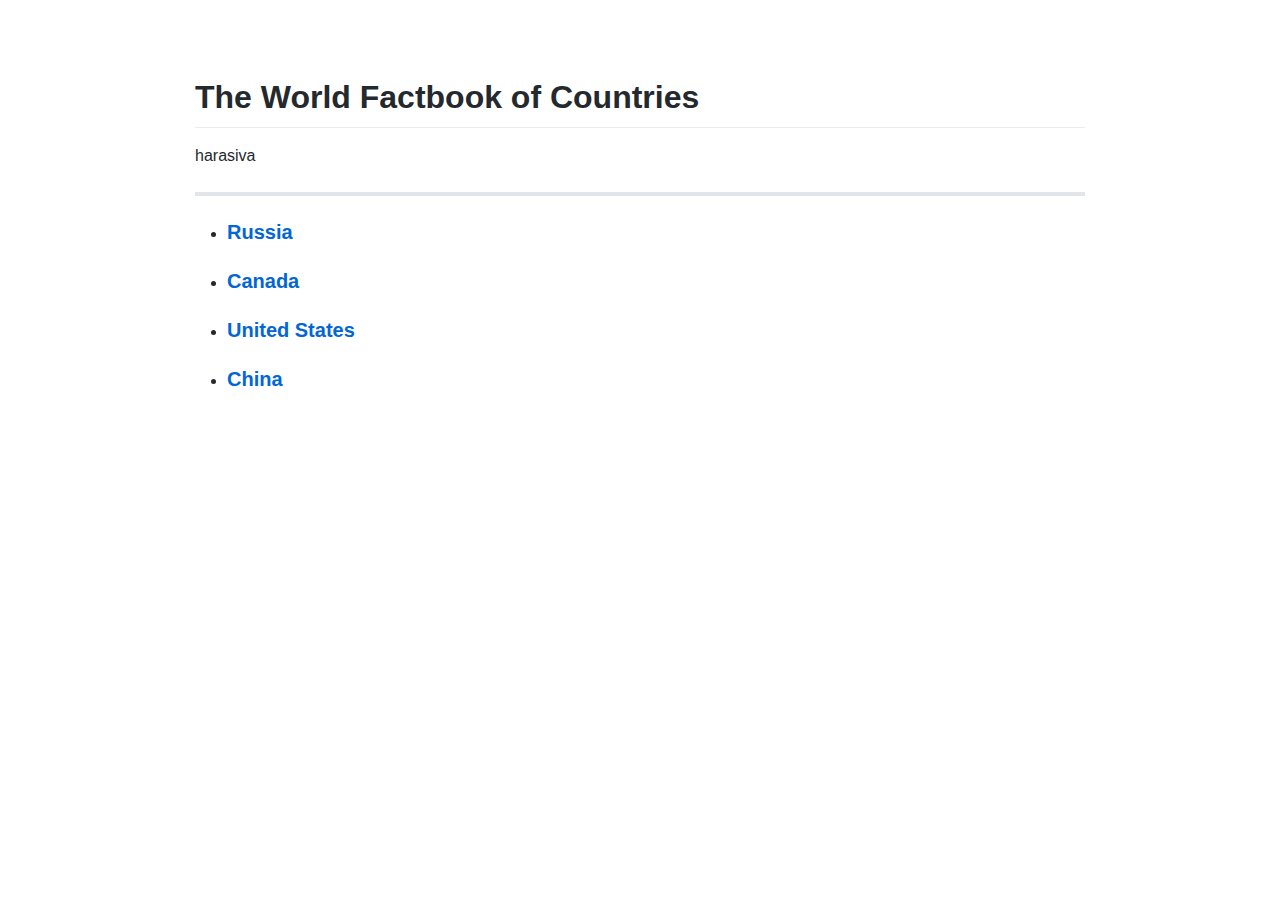
<file: xhtml/index.html>
<!DOCTYPE HTML>
<html xmlns="http://www.w3.org/1999/xhtml" xml:lang="en" lang="en">
   <head>
      <meta http-equiv="content-type" content="text/html; charset=utf-8"></meta>
      <meta http-equiv="content-language" content="en"></meta>
      <meta name="author" content="Ivan Harašta"></meta>
      <title>xHTML Countries</title>
      <link rel="stylesheet" type="text/css" href="./css/github-markdown.css"></link>
   </head>
   <body>
      <div class="markdown-body centered">
         <div>
            <h1>The World Factbook of Countries</h1>
            <p>harasiva</p>
         </div>
         <hr></hr>
         <ul>
            <li xmlns=""><a href="countries/Russia.html">
                  <h3>Russia</h3></a></li>
            <li xmlns=""><a href="countries/Canada.html">
                  <h3>Canada</h3></a></li>
            <li xmlns=""><a href="countries/United States.html">
                  <h3>United States</h3></a></li>
            <li xmlns=""><a href="countries/China.html">
                  <h3>China</h3></a></li>
         </ul>
      </div>
   </body>
</html>
</file>
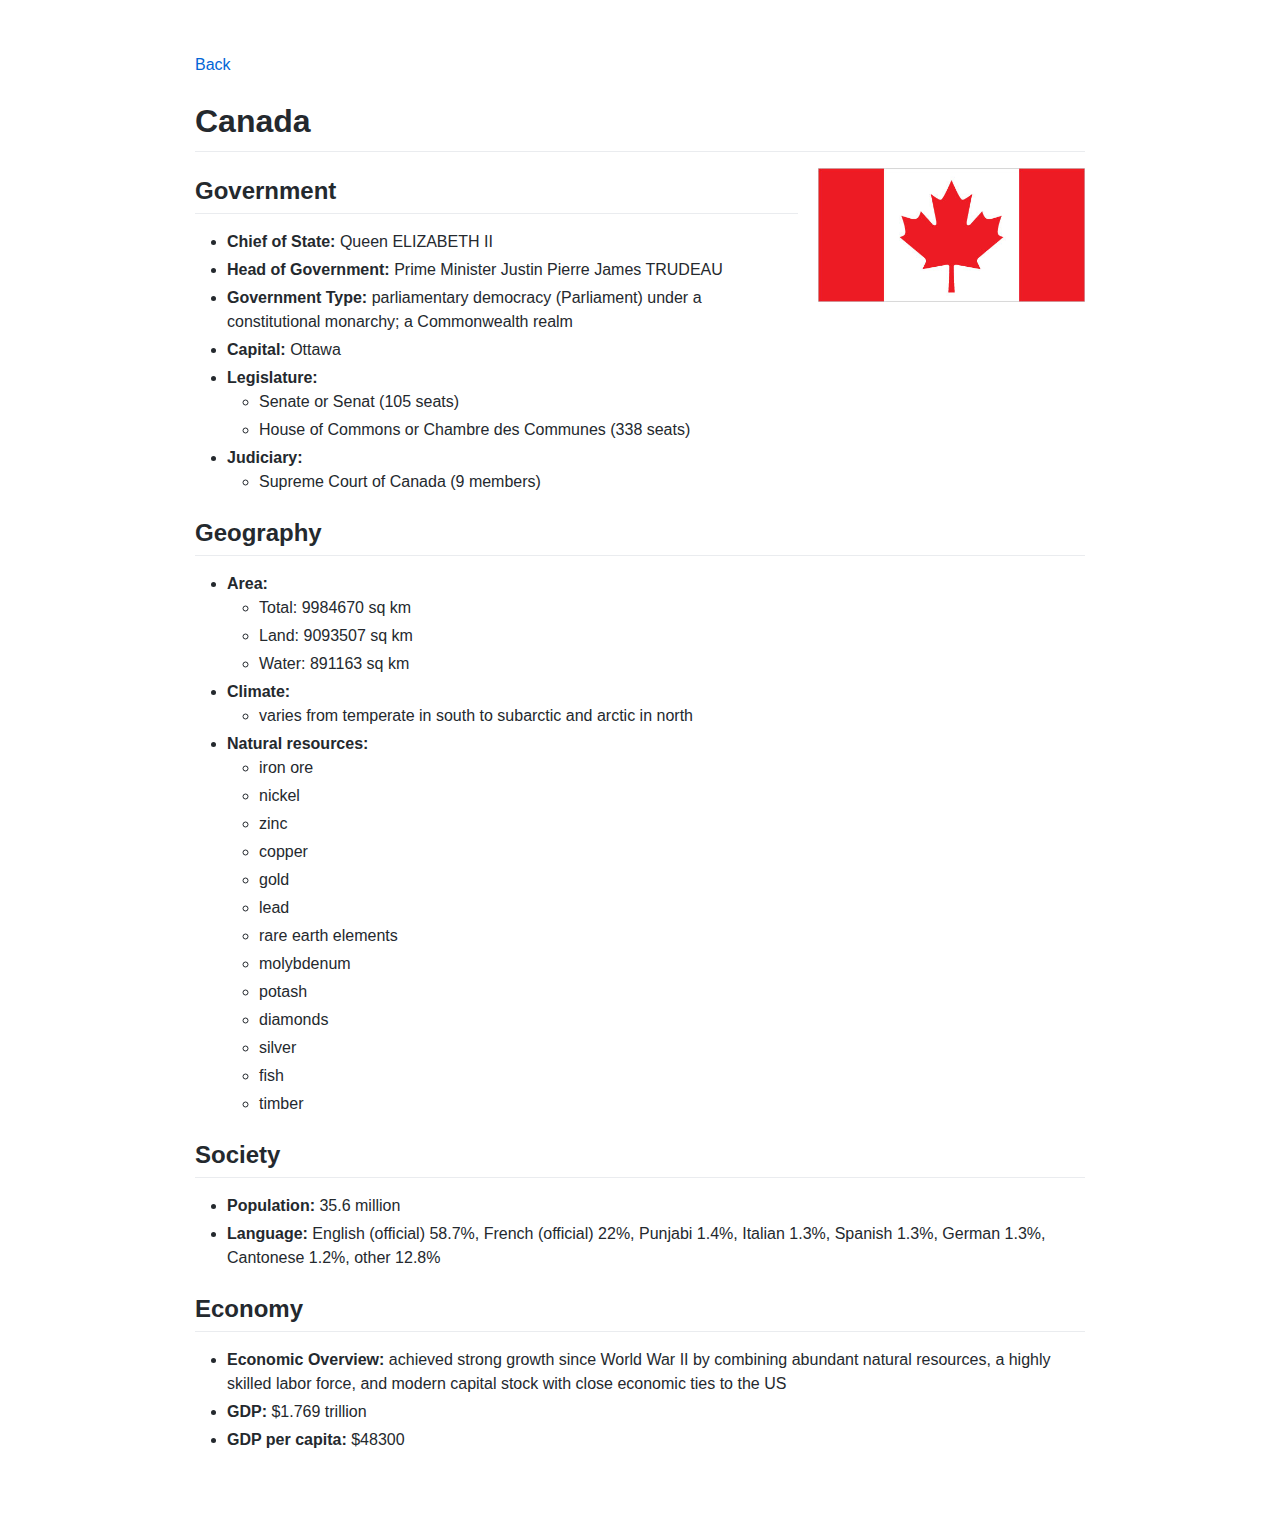
<file: xhtml/countries/Canada.html>
<!DOCTYPE HTML>
<html xmlns="http://www.w3.org/1999/xhtml" xml:lang="en" lang="en">
   <head>
      <meta http-equiv="content-type" content="text/html; charset=utf-8"></meta>
      <meta http-equiv="content-language" content="en"></meta>
      <meta name="author" content="Ivan Harašta"></meta>
      <title>Canada</title>
      <link rel="stylesheet" type="text/css" href="../css/github-markdown.css"></link>
   </head>
   <body>
      <div id="main" class="markdown-body centered"><a href="../index.html">Back</a><div id="content" class="countries">
            <div class="country">
               <h1>Canada</h1>
               <div class="right-box"><img src="../../resources/id_2/CA-flag.gif" class="smaller" align="right" alt="Flag"></img></div>
               <h2>Government</h2>
               <ul>
                  <li><strong>Chief of State:&nbsp;</strong>Queen ELIZABETH II
                  </li>
                  <li><strong>Head of Government:&nbsp;</strong>Prime Minister Justin Pierre James TRUDEAU
                  </li>
                  <li><strong>Government Type:&nbsp;</strong>parliamentary democracy (Parliament) under a constitutional monarchy; a Commonwealth realm
                  </li>
                  <li><strong>Capital:&nbsp;</strong>Ottawa
                  </li>
                  <li><strong>Legislature:</strong><ul>
                        <li>Senate
                           or
                           Senat
                           (105&nbsp;seats)
                           
                        </li>
                        <li>House of Commons
                           or
                           Chambre des Communes
                           (338&nbsp;seats)
                           
                        </li>
                     </ul>
                  </li>
                  <li><strong>Judiciary:</strong><ul>
                        <li>Supreme Court of Canada
                           (9&nbsp;members)
                           
                        </li>
                     </ul>
                  </li>
               </ul>
               <h2>Geography</h2>
               <ul>
                  <li><strong>Area:</strong><ul>
                        <li>
                           Total:&nbsp;9984670&nbsp;sq km
                        </li>
                        <li>
                           Land:&nbsp;9093507&nbsp;sq km
                        </li>
                        <li>
                           Water:&nbsp;891163&nbsp;sq km
                        </li>
                     </ul>
                  </li>
                  <li><strong>Climate:</strong><ul>
                        <li>varies from temperate in south to subarctic and arctic in north</li>
                     </ul>
                  </li>
                  <li><strong>Natural resources:</strong><ul>
                        <li>iron ore</li>
                        <li>nickel</li>
                        <li>zinc</li>
                        <li>copper</li>
                        <li>gold</li>
                        <li>lead</li>
                        <li>rare earth elements</li>
                        <li>molybdenum</li>
                        <li>potash</li>
                        <li>diamonds</li>
                        <li>silver</li>
                        <li>fish</li>
                        <li>timber</li>
                     </ul>
                  </li>
               </ul>
               <h2>Society</h2>
               <ul>
                  <li><strong>Population:&nbsp;</strong>35.6&nbsp;million
                  </li>
                  <li><strong>Language:&nbsp;</strong>English&nbsp;(official)&nbsp;58.7%, French&nbsp;(official)&nbsp;22%, Punjabi&nbsp;1.4%, Italian&nbsp;1.3%, Spanish&nbsp;1.3%, German&nbsp;1.3%, Cantonese&nbsp;1.2%, other
                     12.8%
                  </li>
               </ul>
               <h2>Economy</h2>
               <ul>
                  <li><strong>Economic Overview:&nbsp;</strong>achieved strong growth since World War II by combining abundant natural resources, a highly skilled labor force, and modern
                     capital stock with close economic ties to the US 
                  </li>
                  <li><strong>GDP:</strong>
                     $1.769&nbsp;trillion
                  </li>
                  <li><strong>GDP per capita:</strong>
                     $48300
                  </li>
               </ul>
            </div>
         </div>
      </div>
   </body>
</html>
</file>
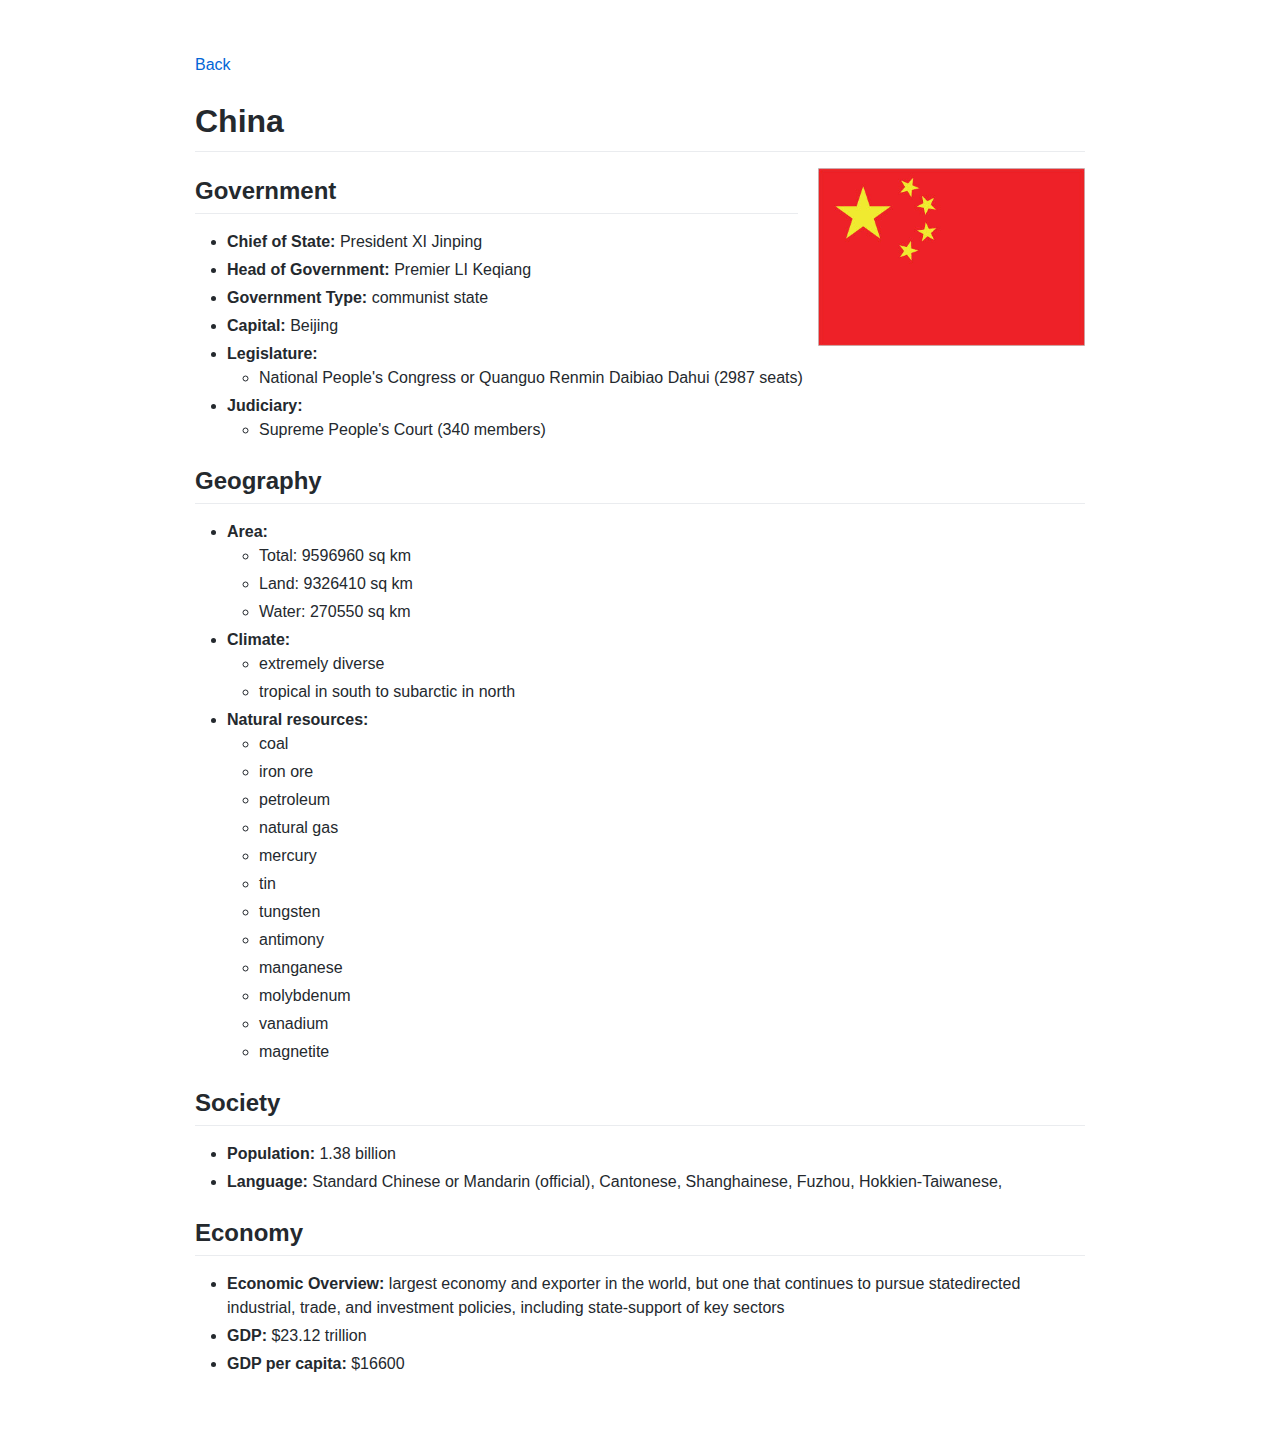
<file: xhtml/countries/China.html>
<!DOCTYPE HTML>
<html xmlns="http://www.w3.org/1999/xhtml" xml:lang="en" lang="en">
   <head>
      <meta http-equiv="content-type" content="text/html; charset=utf-8"></meta>
      <meta http-equiv="content-language" content="en"></meta>
      <meta name="author" content="Ivan Harašta"></meta>
      <title>China</title>
      <link rel="stylesheet" type="text/css" href="../css/github-markdown.css"></link>
   </head>
   <body>
      <div id="main" class="markdown-body centered"><a href="../index.html">Back</a><div id="content" class="countries">
            <div class="country">
               <h1>China</h1>
               <div class="right-box"><img src="../../resources/id_4/CH-flag.gif" class="smaller" align="right" alt="Flag"></img></div>
               <h2>Government</h2>
               <ul>
                  <li><strong>Chief of State:&nbsp;</strong>President XI Jinping
                  </li>
                  <li><strong>Head of Government:&nbsp;</strong>Premier LI Keqiang
                  </li>
                  <li><strong>Government Type:&nbsp;</strong>communist state
                  </li>
                  <li><strong>Capital:&nbsp;</strong>Beijing
                  </li>
                  <li><strong>Legislature:</strong><ul>
                        <li>National People's Congress
                           or
                           Quanguo Renmin Daibiao Dahui
                           (2987&nbsp;seats)
                           
                        </li>
                     </ul>
                  </li>
                  <li><strong>Judiciary:</strong><ul>
                        <li>Supreme People's Court
                           (340&nbsp;members)
                           
                        </li>
                     </ul>
                  </li>
               </ul>
               <h2>Geography</h2>
               <ul>
                  <li><strong>Area:</strong><ul>
                        <li>
                           Total:&nbsp;9596960&nbsp;sq km
                        </li>
                        <li>
                           Land:&nbsp;9326410&nbsp;sq km
                        </li>
                        <li>
                           Water:&nbsp;270550&nbsp;sq km
                        </li>
                     </ul>
                  </li>
                  <li><strong>Climate:</strong><ul>
                        <li>extremely diverse</li>
                        <li>tropical in south to subarctic in north</li>
                     </ul>
                  </li>
                  <li><strong>Natural resources:</strong><ul>
                        <li>coal</li>
                        <li>iron ore</li>
                        <li>petroleum</li>
                        <li>natural gas</li>
                        <li>mercury</li>
                        <li>tin</li>
                        <li>tungsten</li>
                        <li>antimony</li>
                        <li>manganese</li>
                        <li>molybdenum</li>
                        <li>vanadium</li>
                        <li>magnetite</li>
                     </ul>
                  </li>
               </ul>
               <h2>Society</h2>
               <ul>
                  <li><strong>Population:&nbsp;</strong>1.38&nbsp;billion
                  </li>
                  <li><strong>Language:&nbsp;</strong>Standard Chinese or Mandarin&nbsp;(official), Cantonese, Shanghainese, Fuzhou, Hokkien-Taiwanese, 
                  </li>
               </ul>
               <h2>Economy</h2>
               <ul>
                  <li><strong>Economic Overview:&nbsp;</strong>largest economy and exporter in the world, but one that continues to pursue statedirected industrial, trade, and investment
                     policies, including state-support of key sectors
                  </li>
                  <li><strong>GDP:</strong>
                     $23.12&nbsp;trillion
                  </li>
                  <li><strong>GDP per capita:</strong>
                     $16600
                  </li>
               </ul>
            </div>
         </div>
      </div>
   </body>
</html>
</file>
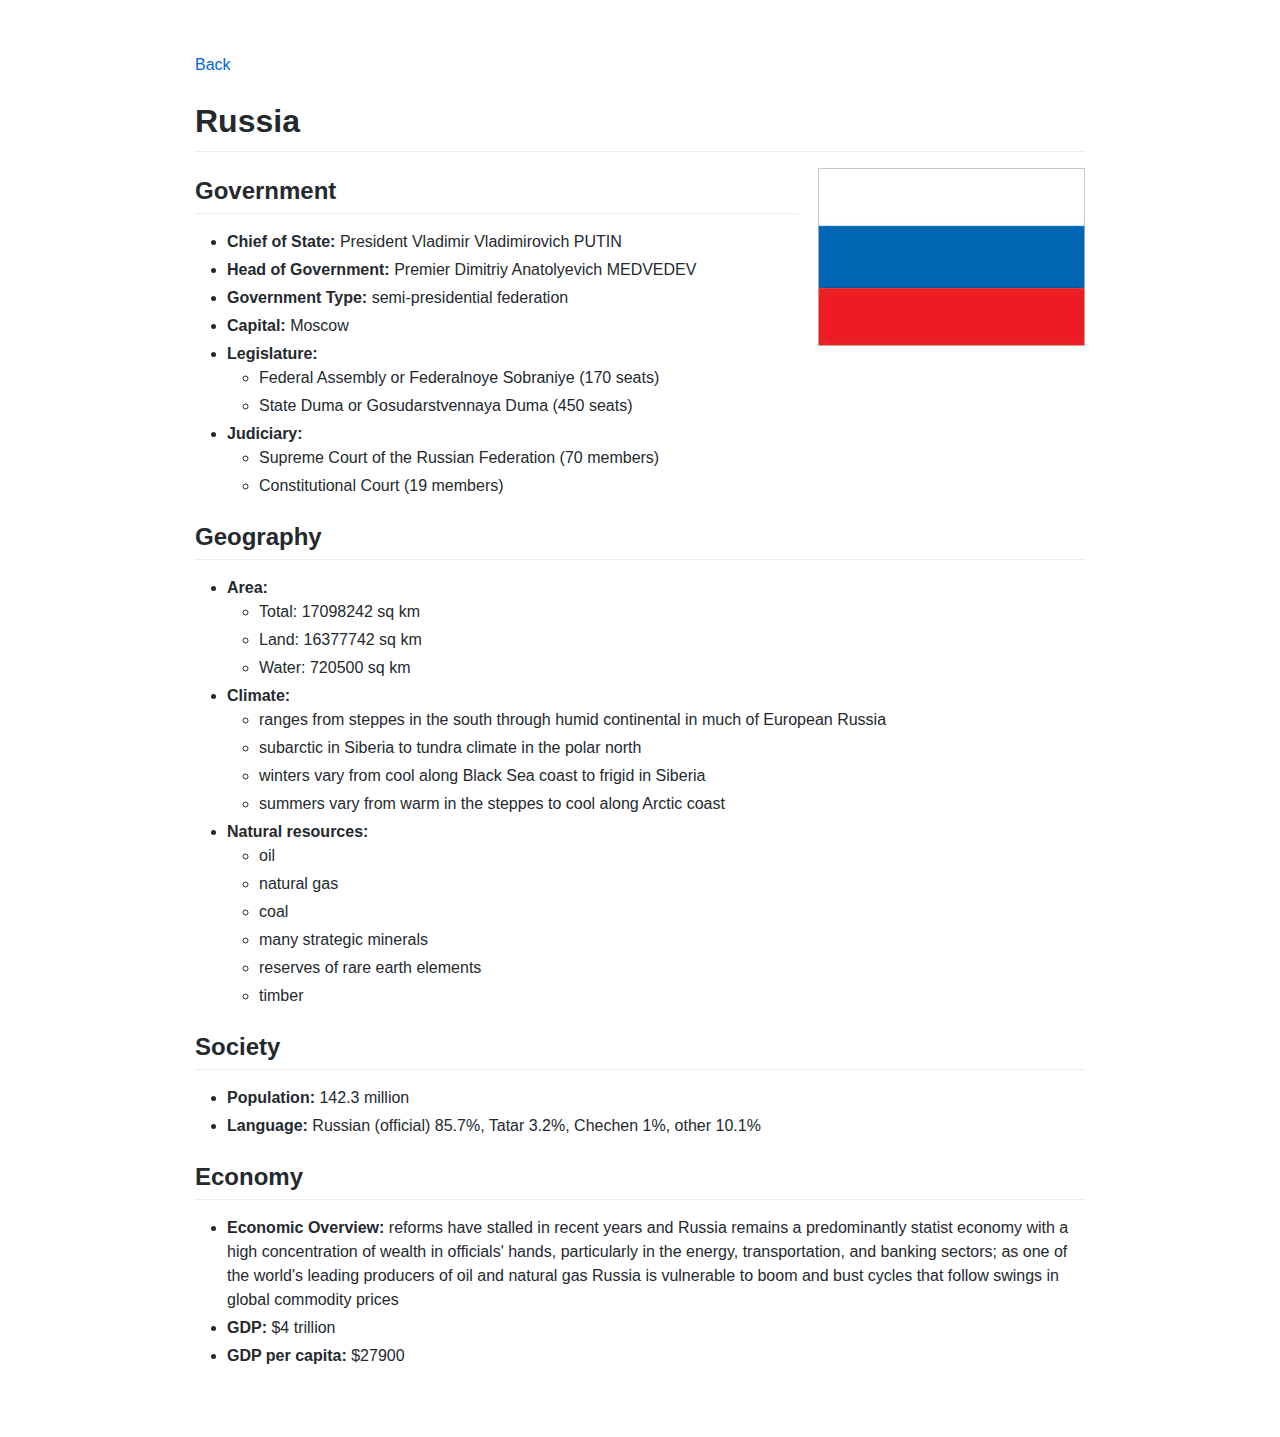
<file: xhtml/countries/Russia.html>
<!DOCTYPE HTML>
<html xmlns="http://www.w3.org/1999/xhtml" xml:lang="en" lang="en">
   <head>
      <meta http-equiv="content-type" content="text/html; charset=utf-8"></meta>
      <meta http-equiv="content-language" content="en"></meta>
      <meta name="author" content="Ivan Harašta"></meta>
      <title>Russia</title>
      <link rel="stylesheet" type="text/css" href="../css/github-markdown.css"></link>
   </head>
   <body>
      <div id="main" class="markdown-body centered"><a href="../index.html">Back</a><div id="content" class="countries">
            <div class="country">
               <h1>Russia</h1>
               <div class="right-box"><img src="../../resources/id_1/RS-flag.gif" class="smaller" align="right" alt="Flag"></img></div>
               <h2>Government</h2>
               <ul>
                  <li><strong>Chief of State:&nbsp;</strong>President Vladimir Vladimirovich PUTIN
                  </li>
                  <li><strong>Head of Government:&nbsp;</strong>Premier Dimitriy Anatolyevich MEDVEDEV
                  </li>
                  <li><strong>Government Type:&nbsp;</strong>semi-presidential federation
                  </li>
                  <li><strong>Capital:&nbsp;</strong>Moscow
                  </li>
                  <li><strong>Legislature:</strong><ul>
                        <li>Federal Assembly
                           or
                           Federalnoye Sobraniye
                           (170&nbsp;seats)
                           
                        </li>
                        <li>State Duma
                           or
                           Gosudarstvennaya Duma
                           (450&nbsp;seats)
                           
                        </li>
                     </ul>
                  </li>
                  <li><strong>Judiciary:</strong><ul>
                        <li>Supreme Court of the Russian Federation
                           (70&nbsp;members)
                           
                        </li>
                        <li>Constitutional Court
                           (19&nbsp;members)
                           
                        </li>
                     </ul>
                  </li>
               </ul>
               <h2>Geography</h2>
               <ul>
                  <li><strong>Area:</strong><ul>
                        <li>
                           Total:&nbsp;17098242&nbsp;sq km
                        </li>
                        <li>
                           Land:&nbsp;16377742&nbsp;sq km
                        </li>
                        <li>
                           Water:&nbsp;720500&nbsp;sq km
                        </li>
                     </ul>
                  </li>
                  <li><strong>Climate:</strong><ul>
                        <li>ranges from steppes in the south through humid continental in much of European Russia</li>
                        <li>subarctic in Siberia to tundra climate in the polar north</li>
                        <li>winters vary from cool along Black Sea coast to frigid in Siberia</li>
                        <li>summers vary from warm in the steppes to cool along Arctic coast</li>
                     </ul>
                  </li>
                  <li><strong>Natural resources:</strong><ul>
                        <li>oil</li>
                        <li>natural gas</li>
                        <li>coal</li>
                        <li>many strategic minerals</li>
                        <li>reserves of rare earth elements</li>
                        <li>timber</li>
                     </ul>
                  </li>
               </ul>
               <h2>Society</h2>
               <ul>
                  <li><strong>Population:&nbsp;</strong>142.3&nbsp;million
                  </li>
                  <li><strong>Language:&nbsp;</strong>Russian&nbsp;(official)&nbsp;85.7%, Tatar&nbsp;3.2%, Chechen&nbsp;1%, other
                     10.1%
                  </li>
               </ul>
               <h2>Economy</h2>
               <ul>
                  <li><strong>Economic Overview:&nbsp;</strong>reforms have stalled in recent years and Russia remains a predominantly statist economy with a high concentration of wealth
                     in officials' hands, particularly in the energy, transportation, and banking sectors; as one of the world's leading producers
                     of oil and natural gas Russia is vulnerable to boom and bust cycles that follow swings in global commodity prices
                  </li>
                  <li><strong>GDP:</strong>
                     $4&nbsp;trillion
                  </li>
                  <li><strong>GDP per capita:</strong>
                     $27900
                  </li>
               </ul>
            </div>
         </div>
      </div>
   </body>
</html>
</file>
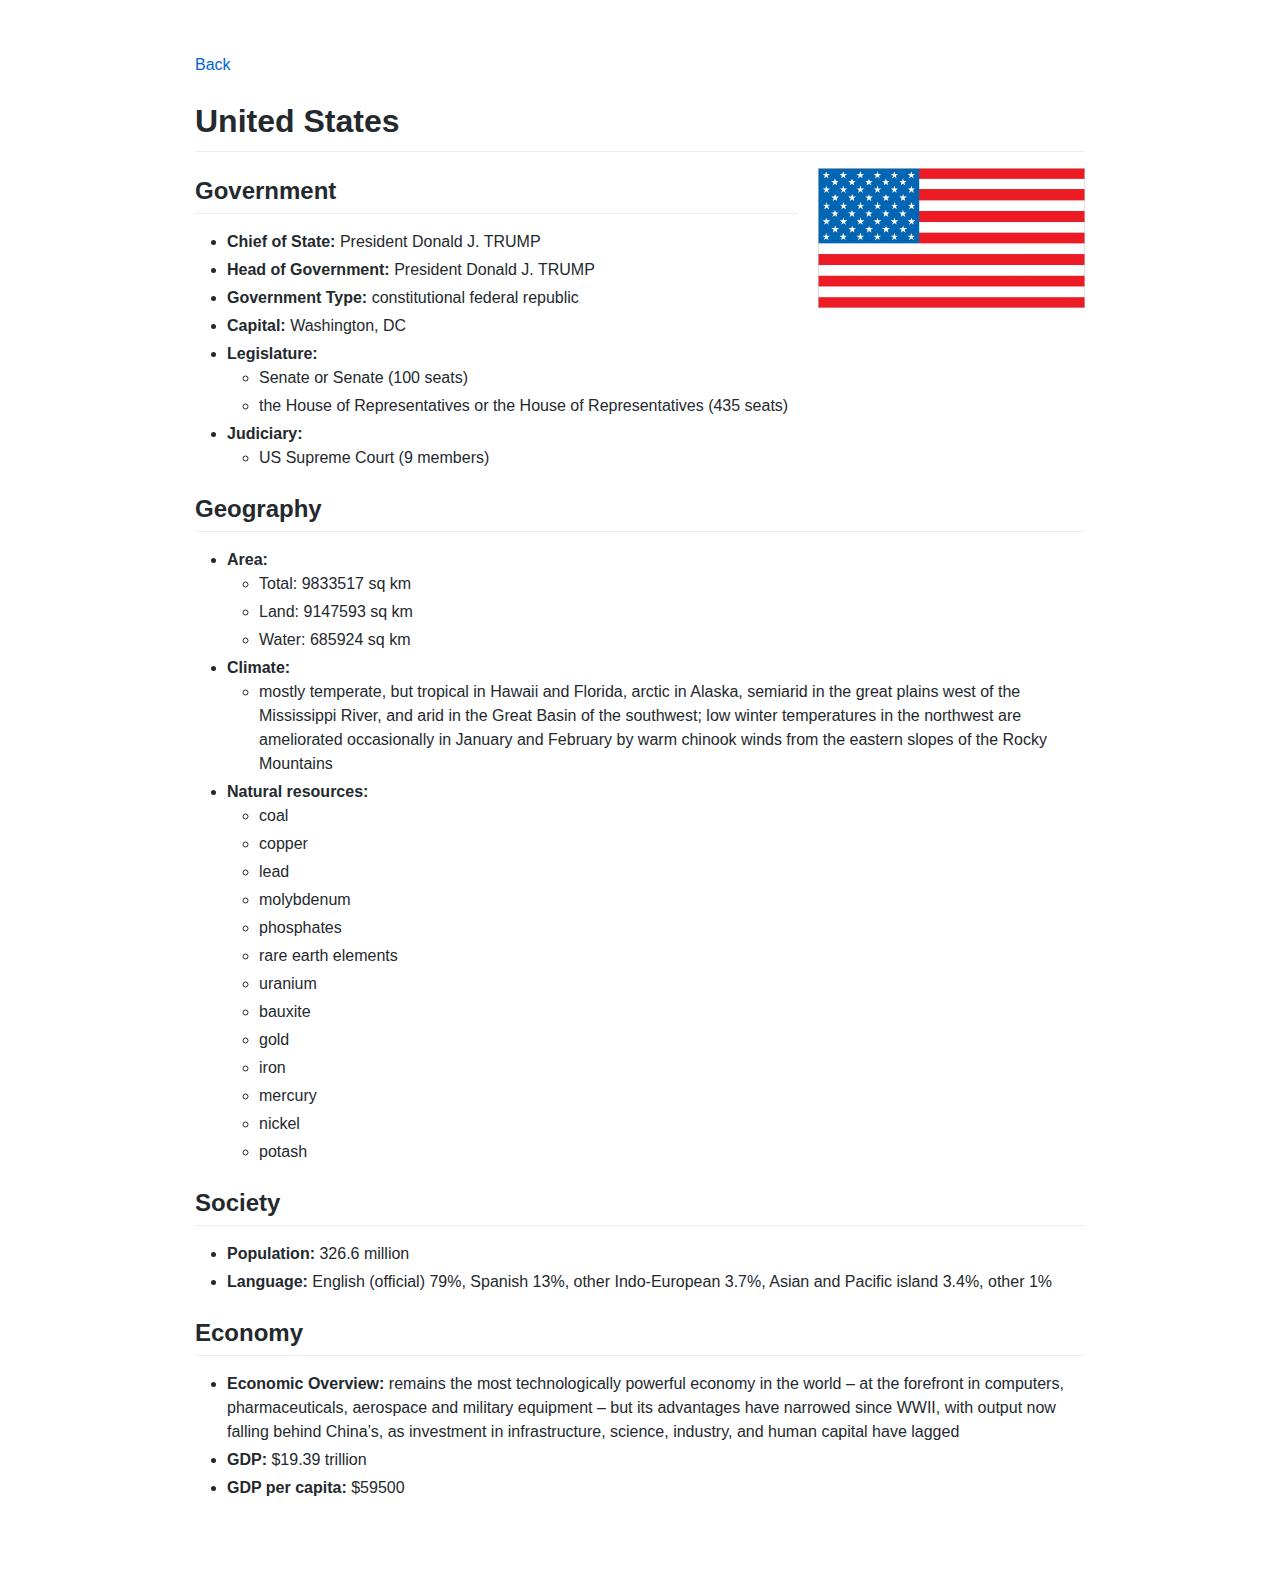
<file: xhtml/countries/United States.html>
<!DOCTYPE HTML>
<html xmlns="http://www.w3.org/1999/xhtml" xml:lang="en" lang="en">
   <head>
      <meta http-equiv="content-type" content="text/html; charset=utf-8"></meta>
      <meta http-equiv="content-language" content="en"></meta>
      <meta name="author" content="Ivan Harašta"></meta>
      <title>United States</title>
      <link rel="stylesheet" type="text/css" href="../css/github-markdown.css"></link>
   </head>
   <body>
      <div id="main" class="markdown-body centered"><a href="../index.html">Back</a><div id="content" class="countries">
            <div class="country">
               <h1>United States</h1>
               <div class="right-box"><img src="../../resources/id_3/US-flag.gif" class="smaller" align="right" alt="Flag"></img></div>
               <h2>Government</h2>
               <ul>
                  <li><strong>Chief of State:&nbsp;</strong>President Donald J. TRUMP
                  </li>
                  <li><strong>Head of Government:&nbsp;</strong>President Donald J. TRUMP
                  </li>
                  <li><strong>Government Type:&nbsp;</strong>constitutional federal republic
                  </li>
                  <li><strong>Capital:&nbsp;</strong>Washington, DC
                  </li>
                  <li><strong>Legislature:</strong><ul>
                        <li>Senate
                           or
                           Senate
                           (100&nbsp;seats)
                           
                        </li>
                        <li>the House of Representatives
                           or
                           the House of Representatives
                           (435&nbsp;seats)
                           
                        </li>
                     </ul>
                  </li>
                  <li><strong>Judiciary:</strong><ul>
                        <li>US Supreme Court
                           (9&nbsp;members)
                           
                        </li>
                     </ul>
                  </li>
               </ul>
               <h2>Geography</h2>
               <ul>
                  <li><strong>Area:</strong><ul>
                        <li>
                           Total:&nbsp;9833517&nbsp;sq km
                        </li>
                        <li>
                           Land:&nbsp;9147593&nbsp;sq km
                        </li>
                        <li>
                           Water:&nbsp;685924&nbsp;sq km
                        </li>
                     </ul>
                  </li>
                  <li><strong>Climate:</strong><ul>
                        <li>mostly temperate, but tropical in Hawaii and Florida, arctic in Alaska, semiarid in the great plains west of the Mississippi
                           River, and arid in the Great Basin of the southwest; low winter temperatures in the northwest are ameliorated occasionally
                           in January and February by warm chinook winds from the eastern slopes of the Rocky Mountains
                        </li>
                     </ul>
                  </li>
                  <li><strong>Natural resources:</strong><ul>
                        <li>coal</li>
                        <li>copper</li>
                        <li>lead</li>
                        <li>molybdenum</li>
                        <li>phosphates</li>
                        <li>rare earth elements</li>
                        <li>uranium</li>
                        <li>bauxite</li>
                        <li>gold</li>
                        <li>iron</li>
                        <li>mercury</li>
                        <li>nickel</li>
                        <li>potash</li>
                     </ul>
                  </li>
               </ul>
               <h2>Society</h2>
               <ul>
                  <li><strong>Population:&nbsp;</strong>326.6&nbsp;million
                  </li>
                  <li><strong>Language:&nbsp;</strong>English&nbsp;(official)&nbsp;79%, Spanish&nbsp;13%, other Indo-European&nbsp;3.7%, Asian and
                     Pacific island&nbsp;3.4%, other
                     1%
                  </li>
               </ul>
               <h2>Economy</h2>
               <ul>
                  <li><strong>Economic Overview:&nbsp;</strong>remains the most technologically powerful economy in the world – at the forefront in computers, pharmaceuticals, aerospace
                     and military equipment – but its advantages have narrowed since WWII, with output now falling behind China’s, as investment
                     in infrastructure, science, industry, and human capital have lagged
                  </li>
                  <li><strong>GDP:</strong>
                     $19.39&nbsp;trillion
                  </li>
                  <li><strong>GDP per capita:</strong>
                     $59500
                  </li>
               </ul>
            </div>
         </div>
      </div>
   </body>
</html>
</file>
<file: xhtml/css/github-markdown.css>
@font-face {
    font-family: octicons-link;
    src: url([data-uri]) format('woff');
}

.markdown-body {
    -ms-text-size-adjust: 100%;
    -webkit-text-size-adjust: 100%;
    line-height: 1.5;
    color: #24292e;
    font-family: -apple-system, BlinkMacSystemFont, "Segoe UI", Helvetica, Arial, sans-serif, "Apple Color Emoji", "Segoe UI Emoji", "Segoe UI Symbol";
    font-size: 16px;
    word-wrap: break-word;
    box-sizing: border-box;
    min-width: 200px;
    max-width: 980px;
    margin: 0 auto;
    padding: 45px;
}

.markdown-body .pl-c {
    color: #6a737d;
}

.markdown-body .pl-c1,
.markdown-body .pl-s .pl-v {
    color: #005cc5;
}

.markdown-body .pl-e,
.markdown-body .pl-en {
    color: #6f42c1;
}

.markdown-body .pl-smi,
.markdown-body .pl-s .pl-s1 {
    color: #24292e;
}

.markdown-body .pl-ent {
    color: #22863a;
}

.markdown-body .pl-k {
    color: #d73a49;
}

.markdown-body .pl-s,
.markdown-body .pl-pds,
.markdown-body .pl-s .pl-pse .pl-s1,
.markdown-body .pl-sr,
.markdown-body .pl-sr .pl-cce,
.markdown-body .pl-sr .pl-sre,
.markdown-body .pl-sr .pl-sra {
    color: #032f62;
}

.markdown-body .pl-v,
.markdown-body .pl-smw {
    color: #e36209;
}

.markdown-body .pl-bu {
    color: #b31d28;
}

.markdown-body .pl-ii {
    color: #fafbfc;
    background-color: #b31d28;
}

.markdown-body .pl-c2 {
    color: #fafbfc;
    background-color: #d73a49;
}

.markdown-body .pl-c2::before {
    content: "^M";
}

.markdown-body .pl-sr .pl-cce {
    font-weight: bold;
    color: #22863a;
}

.markdown-body .pl-ml {
    color: #735c0f;
}

.markdown-body .pl-mh,
.markdown-body .pl-mh .pl-en,
.markdown-body .pl-ms {
    font-weight: bold;
    color: #005cc5;
}

.markdown-body .pl-mi {
    font-style: italic;
    color: #24292e;
}

.markdown-body .pl-mb {
    font-weight: bold;
    color: #24292e;
}

.markdown-body .pl-md {
    color: #b31d28;
    background-color: #ffeef0;
}

.markdown-body .pl-mi1 {
    color: #22863a;
    background-color: #f0fff4;
}

.markdown-body .pl-mc {
    color: #e36209;
    background-color: #ffebda;
}

.markdown-body .pl-mi2 {
    color: #f6f8fa;
    background-color: #005cc5;
}

.markdown-body .pl-mdr {
    font-weight: bold;
    color: #6f42c1;
}

.markdown-body .pl-ba {
    color: #586069;
}

.markdown-body .pl-sg {
    color: #959da5;
}

.markdown-body .pl-corl {
    text-decoration: underline;
    color: #032f62;
}

.markdown-body .octicon {
    display: inline-block;
    vertical-align: text-top;
    fill: currentColor;
}

.markdown-body a {
    background-color: transparent;
}

.markdown-body a:active,
.markdown-body a:hover {
    outline-width: 0;
}

.markdown-body strong {
    font-weight: inherit;
}

.markdown-body strong {
    font-weight: bolder;
}

.markdown-body h1 {
    font-size: 2em;
    margin: 0.67em 0;
}

.markdown-body img {
    border-style: none;
}

.markdown-body code,
.markdown-body kbd,
.markdown-body pre {
    font-family: monospace, monospace;
    font-size: 1em;
}

.markdown-body hr {
    box-sizing: content-box;
    height: 0;
    overflow: visible;
}

.markdown-body input {
    font: inherit;
    margin: 0;
}

.markdown-body input {
    overflow: visible;
}

.markdown-body [type="checkbox"] {
    box-sizing: border-box;
    padding: 0;
}

.markdown-body * {
    box-sizing: border-box;
}

.markdown-body input {
    font-family: inherit;
    font-size: inherit;
    line-height: inherit;
}

.markdown-body a {
    color: #0366d6;
    text-decoration: none;
}

.markdown-body a:hover {
    text-decoration: underline;
}

.markdown-body strong {
    font-weight: 600;
}

.markdown-body hr {
    height: 0;
    margin: 15px 0;
    overflow: hidden;
    background: transparent;
    border: 0;
    border-bottom: 1px solid #dfe2e5;
}

.markdown-body hr::before {
    display: table;
    content: "";
}

.markdown-body hr::after {
    display: table;
    clear: both;
    content: "";
}

.markdown-body table {
    border-spacing: 0;
    border-collapse: collapse;
}

.markdown-body td,
.markdown-body th {
    padding: 0;
}

.markdown-body h1,
.markdown-body h2,
.markdown-body h3,
.markdown-body h4,
.markdown-body h5,
.markdown-body h6 {
    margin-top: 0;
    margin-bottom: 0;
}

.markdown-body h1 {
    font-size: 32px;
    font-weight: 600;
}

.markdown-body h2 {
    font-size: 24px;
    font-weight: 600;
}

.markdown-body h3 {
    font-size: 20px;
    font-weight: 600;
}

.markdown-body h4 {
    font-size: 16px;
    font-weight: 600;
}

.markdown-body h5 {
    font-size: 14px;
    font-weight: 600;
}

.markdown-body h6 {
    font-size: 12px;
    font-weight: 600;
}

.markdown-body p {
    margin-top: 0;
    margin-bottom: 10px;
}

.markdown-body blockquote {
    margin: 0;
}

.markdown-body ul,
.markdown-body ol {
    padding-left: 0;
    margin-top: 0;
    margin-bottom: 0;
}

.markdown-body ol ol,
.markdown-body ul ol {
    list-style-type: lower-roman;
}

.markdown-body ul ul ol,
.markdown-body ul ol ol,
.markdown-body ol ul ol,
.markdown-body ol ol ol {
    list-style-type: lower-alpha;
}

.markdown-body dd {
    margin-left: 0;
}

.markdown-body code {
    font-family: "SFMono-Regular", Consolas, "Liberation Mono", Menlo, Courier, monospace;
    font-size: 12px;
}

.markdown-body pre {
    margin-top: 0;
    margin-bottom: 0;
    font-family: "SFMono-Regular", Consolas, "Liberation Mono", Menlo, Courier, monospace;
    font-size: 12px;
}

.markdown-body .octicon {
    vertical-align: text-bottom;
}

.markdown-body .pl-0 {
    padding-left: 0 !important;
}

.markdown-body .pl-1 {
    padding-left: 4px !important;
}

.markdown-body .pl-2 {
    padding-left: 8px !important;
}

.markdown-body .pl-3 {
    padding-left: 16px !important;
}

.markdown-body .pl-4 {
    padding-left: 24px !important;
}

.markdown-body .pl-5 {
    padding-left: 32px !important;
}

.markdown-body .pl-6 {
    padding-left: 40px !important;
}

.markdown-body::before {
    display: table;
    content: "";
}

.markdown-body::after {
    display: table;
    clear: both;
    content: "";
}

.markdown-body > *:first-child {
    margin-top: 0 !important;
}

.markdown-body > *:last-child {
    margin-bottom: 0 !important;
}

.markdown-body a:not([href]) {
    color: inherit;
    text-decoration: none;
}

.markdown-body .anchor {
    float: left;
    padding-right: 4px;
    margin-left: -20px;
    line-height: 1;
}

.markdown-body .anchor:focus {
    outline: none;
}

.markdown-body p,
.markdown-body blockquote,
.markdown-body ul,
.markdown-body ol,
.markdown-body dl,
.markdown-body table,
.markdown-body pre {
    margin-top: 0;
    margin-bottom: 16px;
}

.markdown-body hr {
    height: 0.25em;
    padding: 0;
    margin: 24px 0;
    background-color: #e1e4e8;
    border: 0;
}

.markdown-body blockquote {
    padding: 0 1em;
    color: #6a737d;
    border-left: 0.25em solid #dfe2e5;
}

.markdown-body blockquote > :first-child {
    margin-top: 0;
}

.markdown-body blockquote > :last-child {
    margin-bottom: 0;
}

.markdown-body kbd {
    display: inline-block;
    padding: 3px 5px;
    font-size: 11px;
    line-height: 10px;
    color: #444d56;
    vertical-align: middle;
    background-color: #fafbfc;
    border: solid 1px #c6cbd1;
    border-bottom-color: #959da5;
    border-radius: 3px;
    box-shadow: inset 0 -1px 0 #959da5;
}

.markdown-body h1,
.markdown-body h2,
.markdown-body h3,
.markdown-body h4,
.markdown-body h5,
.markdown-body h6 {
    margin-top: 24px;
    margin-bottom: 16px;
    font-weight: 600;
    line-height: 1.25;
}

.markdown-body h1 .octicon-link,
.markdown-body h2 .octicon-link,
.markdown-body h3 .octicon-link,
.markdown-body h4 .octicon-link,
.markdown-body h5 .octicon-link,
.markdown-body h6 .octicon-link {
    color: #1b1f23;
    vertical-align: middle;
    visibility: hidden;
}

.markdown-body h1:hover .anchor,
.markdown-body h2:hover .anchor,
.markdown-body h3:hover .anchor,
.markdown-body h4:hover .anchor,
.markdown-body h5:hover .anchor,
.markdown-body h6:hover .anchor {
    text-decoration: none;
}

.markdown-body h1:hover .anchor .octicon-link,
.markdown-body h2:hover .anchor .octicon-link,
.markdown-body h3:hover .anchor .octicon-link,
.markdown-body h4:hover .anchor .octicon-link,
.markdown-body h5:hover .anchor .octicon-link,
.markdown-body h6:hover .anchor .octicon-link {
    visibility: visible;
}

.markdown-body h1 {
    padding-bottom: 0.3em;
    font-size: 2em;
    border-bottom: 1px solid #eaecef;
}

.markdown-body h2 {
    padding-bottom: 0.3em;
    font-size: 1.5em;
    border-bottom: 1px solid #eaecef;
}

.markdown-body h3 {
    font-size: 1.25em;
}

.markdown-body h4 {
    font-size: 1em;
}

.markdown-body h5 {
    font-size: 0.875em;
}

.markdown-body h6 {
    font-size: 0.85em;
    color: #6a737d;
}

.markdown-body ul,
.markdown-body ol {
    padding-left: 2em;
}

.markdown-body ul ul,
.markdown-body ul ol,
.markdown-body ol ol,
.markdown-body ol ul {
    margin-top: 0;
    margin-bottom: 0;
}

.markdown-body li {
    word-wrap: break-all;
}

.markdown-body li > p {
    margin-top: 16px;
}

.markdown-body li + li {
    margin-top: 0.25em;
}

.markdown-body dl {
    padding: 0;
}

.markdown-body dl dt {
    padding: 0;
    margin-top: 16px;
    font-size: 1em;
    font-style: italic;
    font-weight: 600;
}

.markdown-body dl dd {
    padding: 0 16px;
    margin-bottom: 16px;
}

.markdown-body table {
    display: block;
    width: 100%;
    overflow: auto;
}

.markdown-body table th {
    font-weight: 600;
}

.markdown-body table th,
.markdown-body table td {
    padding: 6px 13px;
    border: 1px solid #dfe2e5;
}

.markdown-body table tr {
    background-color: #fff;
    border-top: 1px solid #c6cbd1;
}

.markdown-body table tr:nth-child(2n) {
    background-color: #f6f8fa;
}

.markdown-body img {
    max-width: 100%;
    box-sizing: content-box;
    background-color: #fff;
}

.markdown-body img[align=right] {
    padding-left: 20px;
}

.markdown-body img[align=left] {
    padding-right: 20px;
}

.markdown-body code {
    padding: 0.2em 0.4em;
    margin: 0;
    font-size: 85%;
    background-color: rgba(27, 31, 35, 0.05);
    border-radius: 3px;
}

.markdown-body pre {
    word-wrap: normal;
}

.markdown-body pre > code {
    padding: 0;
    margin: 0;
    font-size: 100%;
    word-break: normal;
    white-space: pre;
    background: transparent;
    border: 0;
}

.markdown-body .highlight {
    margin-bottom: 16px;
}

.markdown-body .highlight pre {
    margin-bottom: 0;
    word-break: normal;
}

.markdown-body .highlight pre,
.markdown-body pre {
    padding: 16px;
    overflow: auto;
    font-size: 85%;
    line-height: 1.45;
    background-color: #f6f8fa;
    border-radius: 3px;
}

.markdown-body pre code {
    display: inline;
    max-width: auto;
    padding: 0;
    margin: 0;
    overflow: visible;
    line-height: inherit;
    word-wrap: normal;
    background-color: transparent;
    border: 0;
}

.markdown-body .full-commit .btn-outline:not(:disabled):hover {
    color: #005cc5;
    border-color: #005cc5;
}

.markdown-body kbd {
    display: inline-block;
    padding: 3px 5px;
    font: 11px "SFMono-Regular", Consolas, "Liberation Mono", Menlo, Courier, monospace;
    line-height: 10px;
    color: #444d56;
    vertical-align: middle;
    background-color: #fafbfc;
    border: solid 1px #d1d5da;
    border-bottom-color: #c6cbd1;
    border-radius: 3px;
    box-shadow: inset 0 -1px 0 #c6cbd1;
}

.markdown-body :checked + .radio-label {
    position: relative;
    z-index: 1;
    border-color: #0366d6;
}

.markdown-body .task-list-item {
    list-style-type: none;
}

.markdown-body .task-list-item + .task-list-item {
    margin-top: 3px;
}

.markdown-body .task-list-item input {
    margin: 0 0.2em 0.25em -1.6em;
    vertical-align: middle;
}

.markdown-body hr {
    border-bottom-color: #eee;
}

.smaller {
    width: 30%;
    height: 30%;
}
</file>
